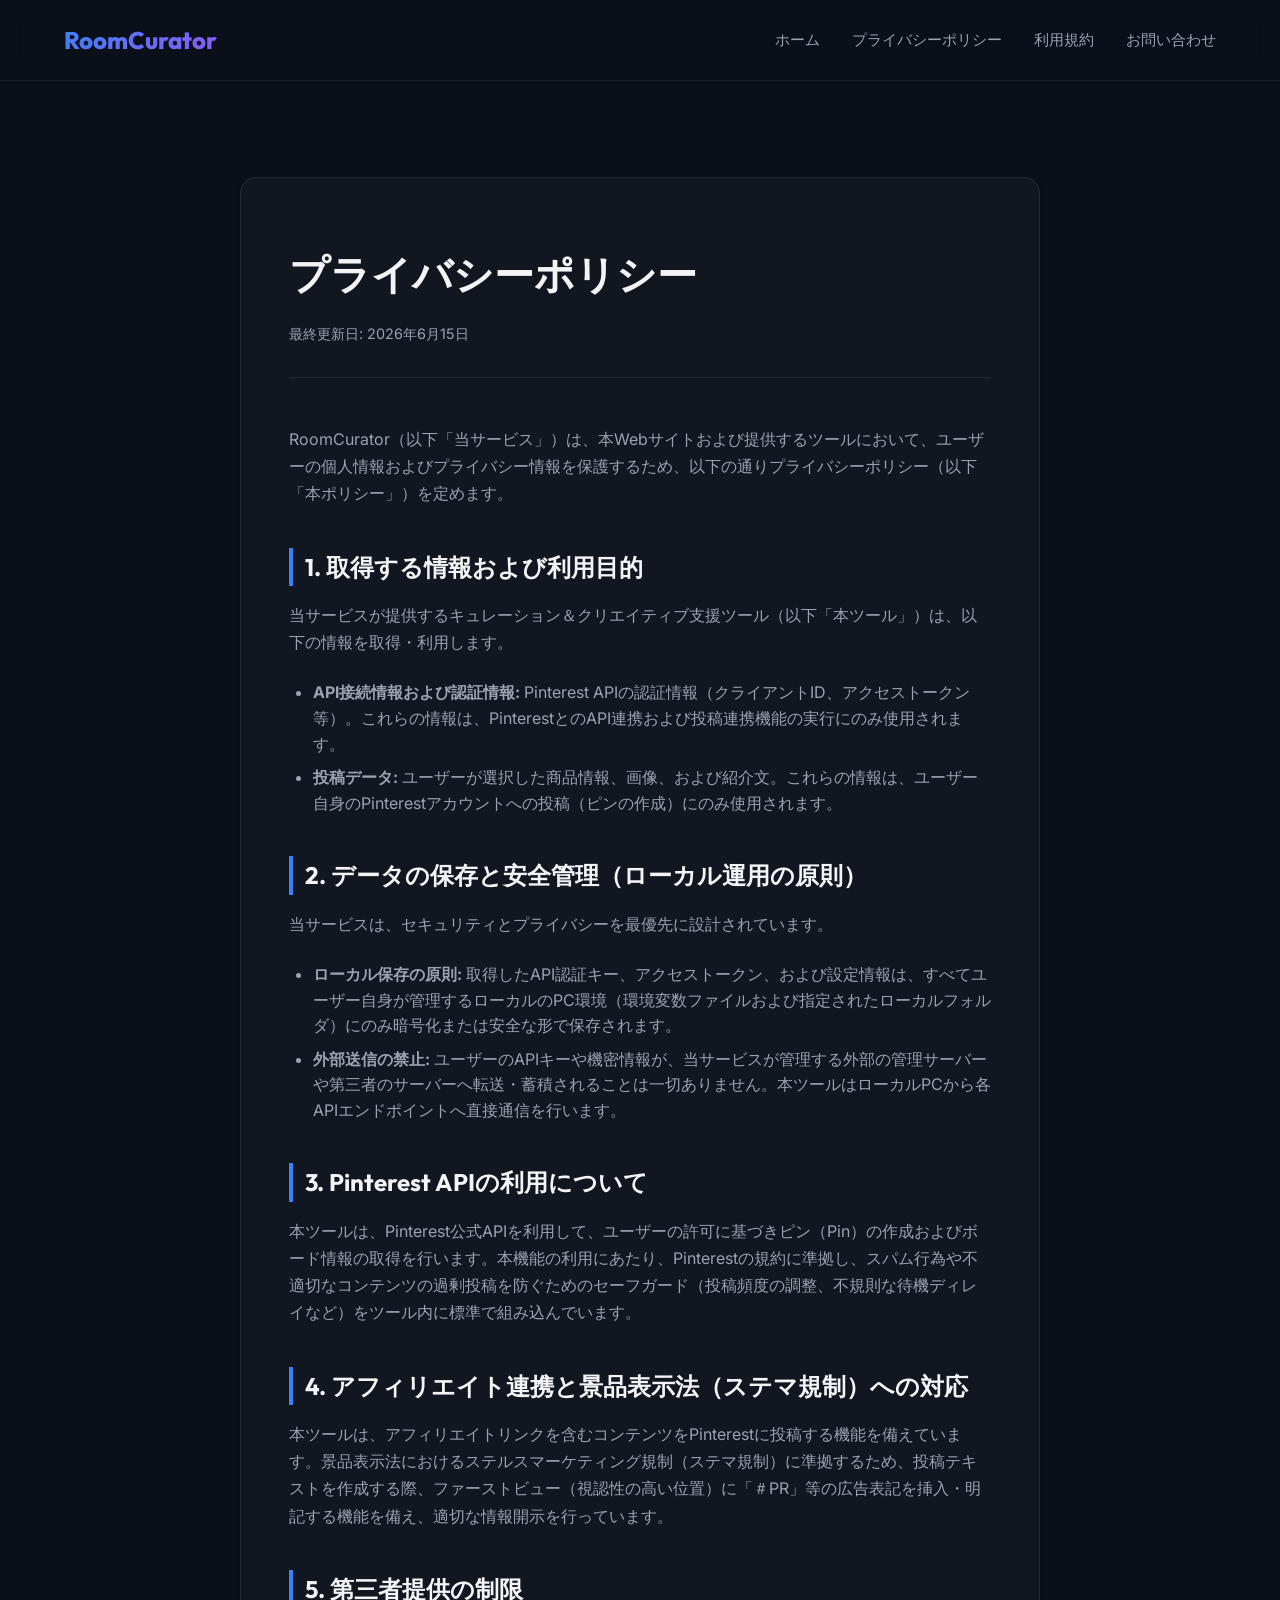
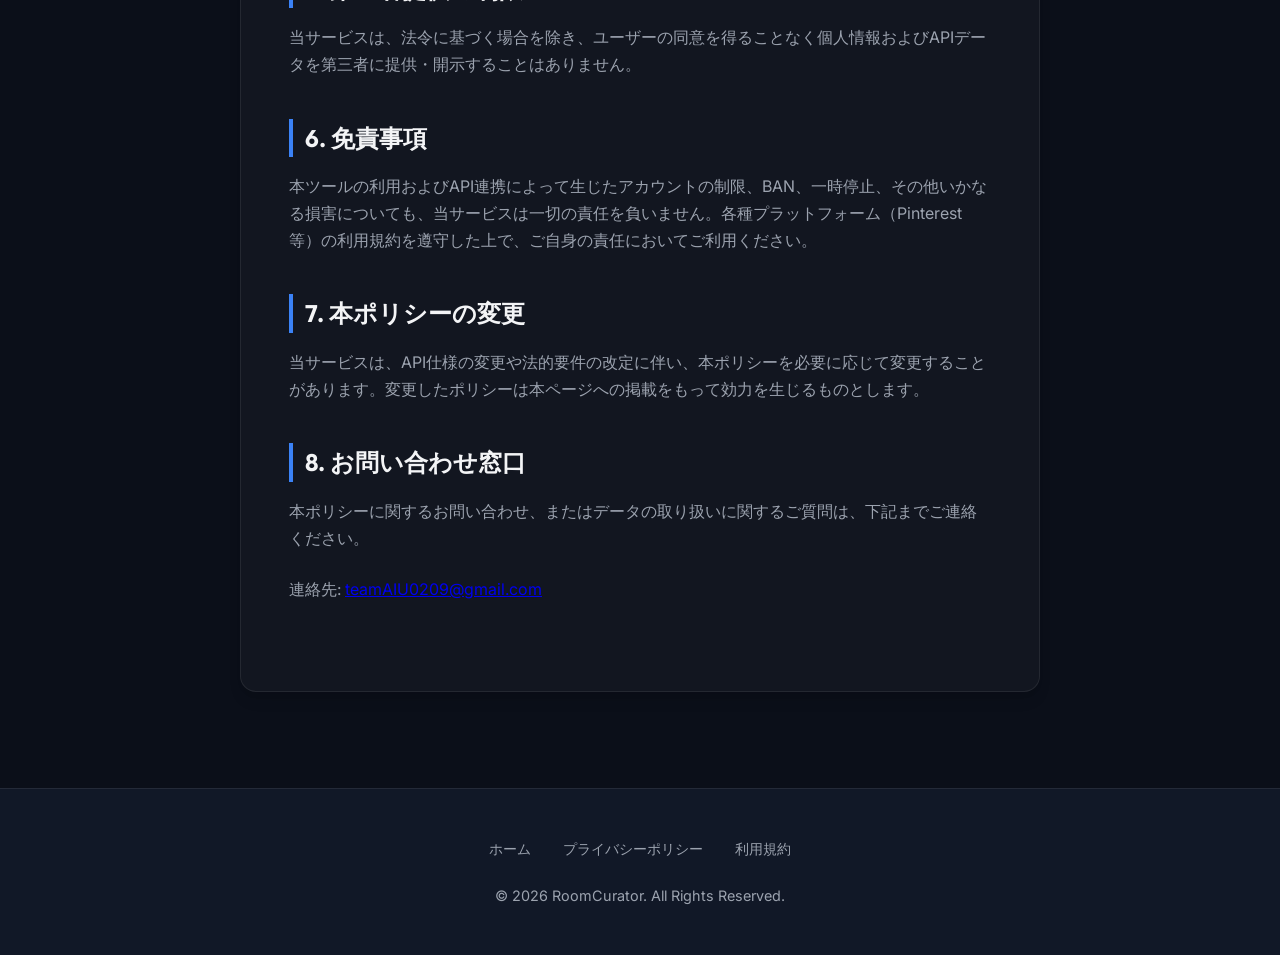
<file: privacy.html>
<!DOCTYPE html>
<html lang="ja">
<head>
    <meta charset="UTF-8">
    <meta name="viewport" content="width=device-width, initial-scale=1.0">
    <title>プライバシーポリシー - RoomCurator</title>
    <meta name="description" content="RoomCuratorプロジェクトのプライバシーポリシーです。Pinterest APIの利用や個人情報の取り扱い方針、データのローカル保存方針などを明記しています。">
    <link rel="stylesheet" href="style.css">
</head>
<body>
    <div class="bg-glow-container">
        <div class="bg-glow-1"></div>
        <div class="bg-glow-2"></div>
    </div>

    <header>
        <div class="container">
            <a href="index.html" class="logo" id="logo-link">
                <span>RoomCurator</span>
            </a>
            <nav>
                <ul class="nav-links">
                    <li><a href="index.html" id="nav-home">ホーム</a></li>
                    <li><a href="privacy.html" id="nav-privacy">プライバシーポリシー</a></li>
                    <li><a href="terms.html" id="nav-terms">利用規約</a></li>
                    <li><a href="#contact" id="nav-contact">お問い合わせ</a></li>
                </ul>
            </nav>
        </div>
    </header>

    <main>
        <section class="doc-page">
            <div class="container">
                <article class="doc-content">
                    <div class="doc-header">
                        <h1 id="privacy-title">プライバシーポリシー</h1>
                        <div class="doc-meta" id="privacy-date">最終更新日: 2026年6月15日</div>
                    </div>
                    <div class="doc-body" id="privacy-body">
                        <p>RoomCurator（以下「当サービス」）は、本Webサイトおよび提供するツールにおいて、ユーザーの個人情報およびプライバシー情報を保護するため、以下の通りプライバシーポリシー（以下「本ポリシー」）を定めます。</p>

                        <h2>1. 取得する情報および利用目的</h2>
                        <p>当サービスが提供するキュレーション＆クリエイティブ支援ツール（以下「本ツール」）は、以下の情報を取得・利用します。</p>
                        <ul>
                            <li><strong>API接続情報および認証情報:</strong> Pinterest APIの認証情報（クライアントID、アクセストークン等）。これらの情報は、PinterestとのAPI連携および投稿連携機能の実行にのみ使用されます。</li>
                            <li><strong>投稿データ:</strong> ユーザーが選択した商品情報、画像、および紹介文。これらの情報は、ユーザー自身のPinterestアカウントへの投稿（ピンの作成）にのみ使用されます。</li>
                        </ul>

                        <h2>2. データの保存と安全管理（ローカル運用の原則）</h2>
                        <p>当サービスは、セキュリティとプライバシーを最優先に設計されています。</p>
                        <ul>
                            <li><strong>ローカル保存の原則:</strong> 取得したAPI認証キー、アクセストークン、および設定情報は、すべてユーザー自身が管理するローカルのPC環境（環境変数ファイルおよび指定されたローカルフォルダ）にのみ暗号化または安全な形で保存されます。</li>
                            <li><strong>外部送信の禁止:</strong> ユーザーのAPIキーや機密情報が、当サービスが管理する外部の管理サーバーや第三者のサーバーへ転送・蓄積されることは一切ありません。本ツールはローカルPCから各APIエンドポイントへ直接通信を行います。</li>
                        </ul>

                        <h2>3. Pinterest APIの利用について</h2>
                        <p>本ツールは、Pinterest公式APIを利用して、ユーザーの許可に基づきピン（Pin）の作成およびボード情報の取得を行います。本機能の利用にあたり、Pinterestの規約に準拠し、スパム行為や不適切なコンテンツの過剰投稿を防ぐためのセーフガード（投稿頻度の調整、不規則な待機ディレイなど）をツール内に標準で組み込んでいます。</p>

                        <h2>4. アフィリエイト連携と景品表示法（ステマ規制）への対応</h2>
                        <p>本ツールは、アフィリエイトリンクを含むコンテンツをPinterestに投稿する機能を備えています。景品表示法におけるステルスマーケティング規制（ステマ規制）に準拠するため、投稿テキストを作成する際、ファーストビュー（視認性の高い位置）に「＃PR」等の広告表記を挿入・明記する機能を備え、適切な情報開示を行っています。</p>

                        <h2>5. 第三者提供の制限</h2>
                        <p>当サービスは、法令に基づく場合を除き、ユーザーの同意を得ることなく個人情報およびAPIデータを第三者に提供・開示することはありません。</p>

                        <h2>6. 免責事項</h2>
                        <p>本ツールの利用およびAPI連携によって生じたアカウントの制限、BAN、一時停止、その他いかなる損害についても、当サービスは一切の責任を負いません。各種プラットフォーム（Pinterest等）の利用規約を遵守した上で、ご自身の責任においてご利用ください。</p>

                        <h2>7. 本ポリシーの変更</h2>
                        <p>当サービスは、API仕様の変更や法的要件の改定に伴い、本ポリシーを必要に応じて変更することがあります。変更したポリシーは本ページへの掲載をもって効力を生じるものとします。</p>

                        <h2>8. お問い合わせ窓口</h2>
                        <p>本ポリシーに関するお問い合わせ、またはデータの取り扱いに関するご質問は、下記までご連絡ください。</p>
                        <p>連絡先: <a href="mailto:teamAIU0209@gmail.com">teamAIU0209@gmail.com</a></p>
                    </div>
                </article>
            </div>
        </section>
    </main>

    <footer>
        <div class="container">
            <div class="footer-nav">
                <a href="index.html" id="footer-home">ホーム</a>
                <a href="privacy.html" id="footer-privacy">プライバシーポリシー</a>
                <a href="terms.html" id="footer-terms">利用規約</a>
            </div>
            <div class="copyright" id="footer-copyright">
                &copy; 2026 RoomCurator. All Rights Reserved.
            </div>
        </div>
    </footer>
</body>
</html>
</file>
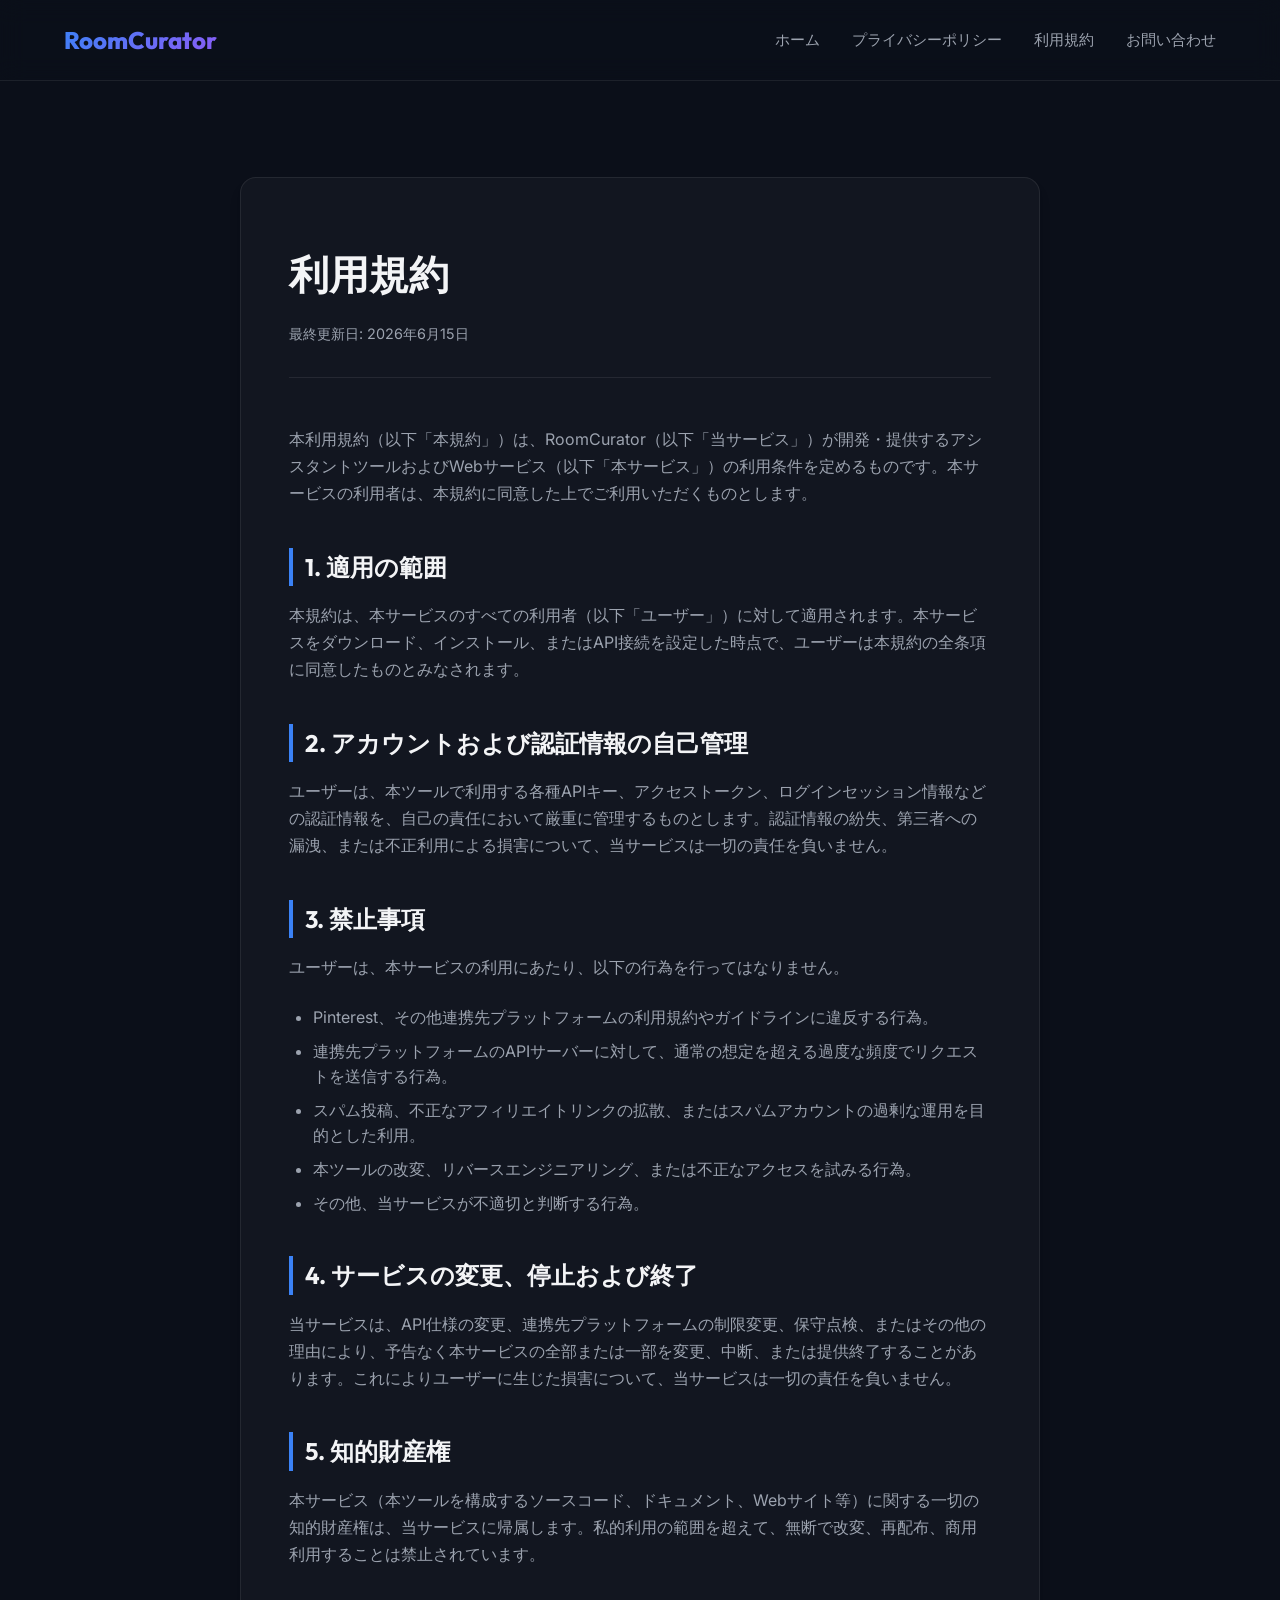
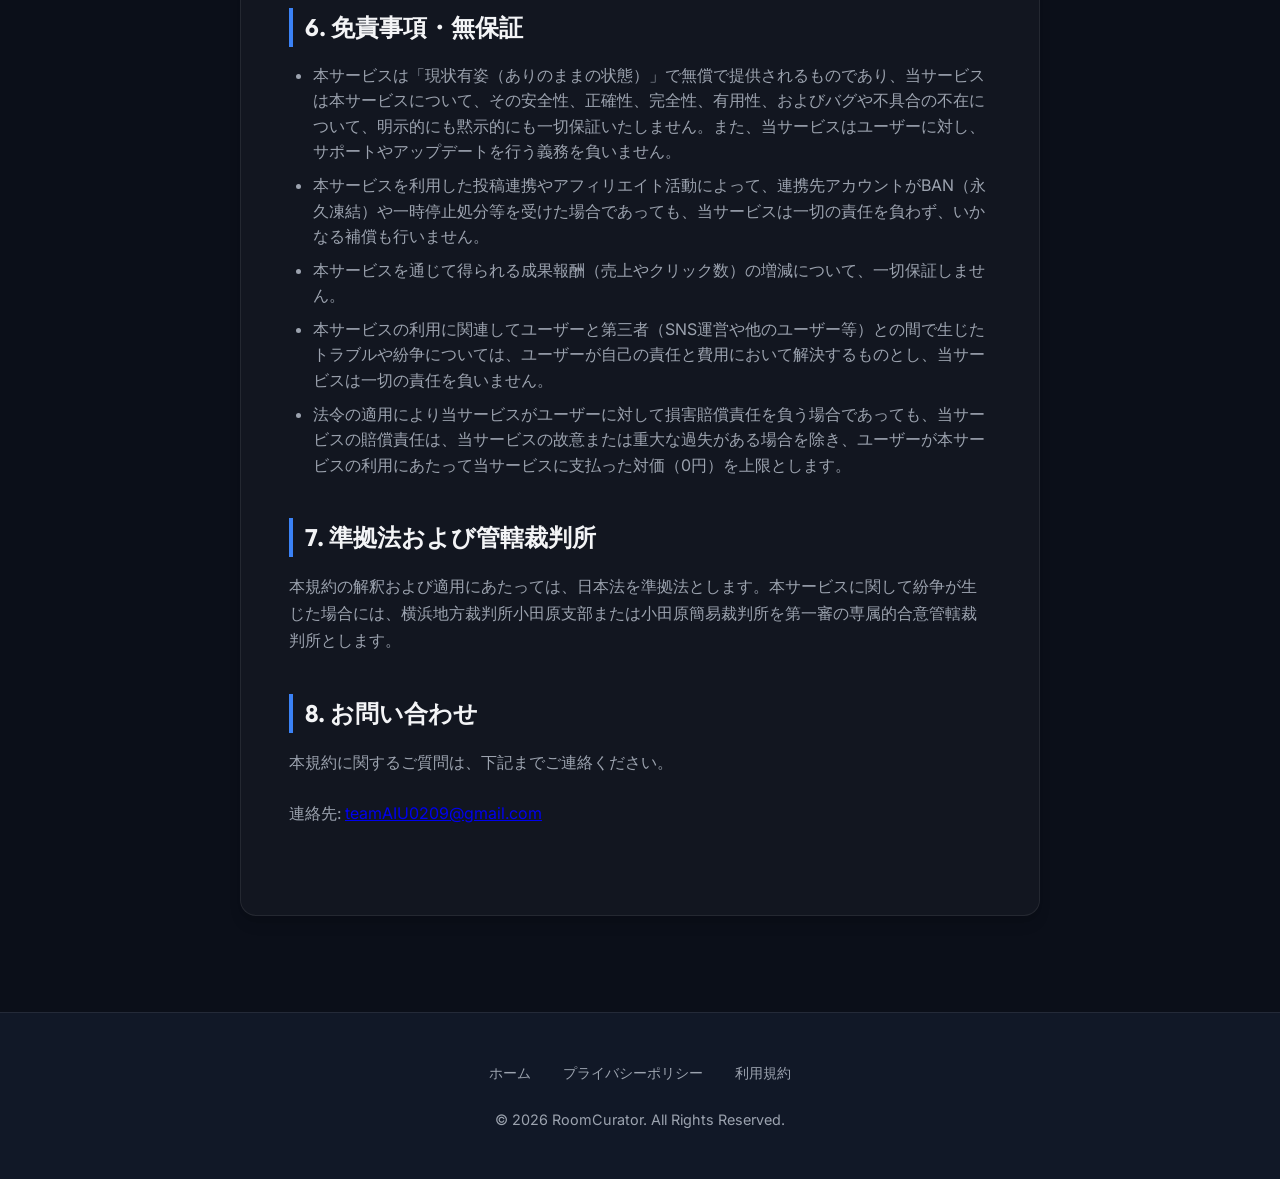
<file: terms.html>
<!DOCTYPE html>
<html lang="ja">
<head>
    <meta charset="UTF-8">
    <meta name="viewport" content="width=device-width, initial-scale=1.0">
    <title>利用規約 - RoomCurator</title>
    <meta name="description" content="RoomCuratorプロジェクトの利用規約です。ツールの利用範囲、禁止事項、免責事項、知的財産権について明記しています。">
    <link rel="stylesheet" href="style.css">
</head>
<body>
    <div class="bg-glow-container">
        <div class="bg-glow-1"></div>
        <div class="bg-glow-2"></div>
    </div>

    <header>
        <div class="container">
            <a href="index.html" class="logo" id="logo-link">
                <span>RoomCurator</span>
            </a>
            <nav>
                <ul class="nav-links">
                    <li><a href="index.html" id="nav-home">ホーム</a></li>
                    <li><a href="privacy.html" id="nav-privacy">プライバシーポリシー</a></li>
                    <li><a href="terms.html" id="nav-terms">利用規約</a></li>
                    <li><a href="#contact" id="nav-contact">お問い合わせ</a></li>
                </ul>
            </nav>
        </div>
    </header>

    <main>
        <section class="doc-page">
            <div class="container">
                <article class="doc-content">
                    <div class="doc-header">
                        <h1 id="terms-title">利用規約</h1>
                        <div class="doc-meta" id="terms-date">最終更新日: 2026年6月15日</div>
                    </div>
                    <div class="doc-body" id="terms-body">
                        <p>本利用規約（以下「本規約」）は、RoomCurator（以下「当サービス」）が開発・提供するアシスタントツールおよびWebサービス（以下「本サービス」）の利用条件を定めるものです。本サービスの利用者は、本規約に同意した上でご利用いただくものとします。</p>

                        <h2>1. 適用の範囲</h2>
                        <p>本規約は、本サービスのすべての利用者（以下「ユーザー」）に対して適用されます。本サービスをダウンロード、インストール、またはAPI接続を設定した時点で、ユーザーは本規約の全条項に同意したものとみなされます。</p>

                        <h2>2. アカウントおよび認証情報の自己管理</h2>
                        <p>ユーザーは、本ツールで利用する各種APIキー、アクセストークン、ログインセッション情報などの認証情報を、自己の責任において厳重に管理するものとします。認証情報の紛失、第三者への漏洩、または不正利用による損害について、当サービスは一切の責任を負いません。</p>

                        <h2>3. 禁止事項</h2>
                        <p>ユーザーは、本サービスの利用にあたり、以下の行為を行ってはなりません。</p>
                        <ul>
                            <li>Pinterest、その他連携先プラットフォームの利用規約やガイドラインに違反する行為。</li>
                            <li>連携先プラットフォームのAPIサーバーに対して、通常の想定を超える過度な頻度でリクエストを送信する行為。</li>
                            <li>スパム投稿、不正なアフィリエイトリンクの拡散、またはスパムアカウントの過剰な運用を目的とした利用。</li>
                            <li>本ツールの改変、リバースエンジニアリング、または不正なアクセスを試みる行為。</li>
                            <li>その他、当サービスが不適切と判断する行為。</li>
                        </ul>

                        <h2>4. サービスの変更、停止および終了</h2>
                        <p>当サービスは、API仕様の変更、連携先プラットフォームの制限変更、保守点検、またはその他の理由により、予告なく本サービスの全部または一部を変更、中断、または提供終了することがあります。これによりユーザーに生じた損害について、当サービスは一切の責任を負いません。</p>

                        <h2>5. 知的財産権</h2>
                        <p>本サービス（本ツールを構成するソースコード、ドキュメント、Webサイト等）に関する一切の知的財産権は、当サービスに帰属します。私的利用の範囲を超えて、無断で改変、再配布、商用利用することは禁止されています。</p>

                        <h2>6. 免責事項・無保証</h2>
                        <ul>
                            <li>本サービスは「現状有姿（ありのままの状態）」で無償で提供されるものであり、当サービスは本サービスについて、その安全性、正確性、完全性、有用性、およびバグや不具合の不在について、明示的にも黙示的にも一切保証いたしません。また、当サービスはユーザーに対し、サポートやアップデートを行う義務を負いません。</li>
                            <li>本サービスを利用した投稿連携やアフィリエイト活動によって、連携先アカウントがBAN（永久凍結）や一時停止処分等を受けた場合であっても、当サービスは一切の責任を負わず、いかなる補償も行いません。</li>
                            <li>本サービスを通じて得られる成果報酬（売上やクリック数）の増減について、一切保証しません。</li>
                            <li>本サービスの利用に関連してユーザーと第三者（SNS運営や他のユーザー等）との間で生じたトラブルや紛争については、ユーザーが自己の責任と費用において解決するものとし、当サービスは一切の責任を負いません。</li>
                            <li>法令の適用により当サービスがユーザーに対して損害賠償責任を負う場合であっても、当サービスの賠償責任は、当サービスの故意または重大な過失がある場合を除き、ユーザーが本サービスの利用にあたって当サービスに支払った対価（0円）を上限とします。</li>
                        </ul>

                        <h2>7. 準拠法および管轄裁判所</h2>
                        <p>本規約の解釈および適用にあたっては、日本法を準拠法とします。本サービスに関して紛争が生じた場合には、横浜地方裁判所小田原支部または小田原簡易裁判所を第一審の専属的合意管轄裁判所とします。</p>

                        <h2>8. お問い合わせ</h2>
                        <p>本規約に関するご質問は、下記までご連絡ください。</p>
                        <p>連絡先: <a href="mailto:teamAIU0209@gmail.com">teamAIU0209@gmail.com</a></p>
                    </div>
                </article>
            </div>
        </section>
    </main>

    <footer>
        <div class="container">
            <div class="footer-nav">
                <a href="index.html" id="footer-home">ホーム</a>
                <a href="privacy.html" id="footer-privacy">プライバシーポリシー</a>
                <a href="terms.html" id="footer-terms">利用規約</a>
            </div>
            <div class="copyright" id="footer-copyright">
                &copy; 2026 RoomCurator. All Rights Reserved.
            </div>
        </div>
    </footer>
</body>
</html>
</file>
<file: style.css>
@import url('https://fonts.googleapis.com/css2?family=Inter:wght@300;400;500;600;700&family=Outfit:wght@400;500;600;700;800&display=swap');

:root {
    --bg-primary: #0b0f19;
    --bg-secondary: #111827;
    --bg-card: rgba(255, 255, 255, 0.03);
    --border-card: rgba(255, 255, 255, 0.08);
    
    --color-primary: #3b82f6;
    --color-primary-glow: rgba(59, 130, 246, 0.15);
    --color-secondary: #8b5cf6;
    --color-accent: #10b981;
    
    --text-main: #f3f4f6;
    --text-muted: #9ca3af;
    --text-inverse: #111827;
    
    --font-sans: 'Inter', -apple-system, BlinkMacSystemFont, 'Segoe UI', Roboto, Oxygen, Ubuntu, Cantarell, sans-serif;
    --font-heading: 'Outfit', var(--font-sans);
    
    --shadow-sm: 0 1px 2px 0 rgba(0, 0, 0, 0.05);
    --shadow-md: 0 4px 6px -1px rgba(0, 0, 0, 0.1), 0 2px 4px -1px rgba(0, 0, 0, 0.06);
    --shadow-lg: 0 10px 15px -3px rgba(0, 0, 0, 0.1), 0 4px 6px -2px rgba(0, 0, 0, 0.05);
    --shadow-glow: 0 0 30px 0 rgba(59, 130, 246, 0.25);
}

/* Reset */
*, *::before, *::after {
    box-sizing: border-box;
    margin: 0;
    padding: 0;
}

html {
    scroll-behavior: smooth;
    font-size: 16px;
    background-color: var(--bg-primary);
}

body {
    font-family: var(--font-sans);
    color: var(--text-main);
    background-color: var(--bg-primary);
    line-height: 1.6;
    overflow-x: hidden;
}

/* Background Gradients */
.bg-glow-container {
    position: absolute;
    width: 100%;
    height: 100%;
    top: 0;
    left: 0;
    overflow: hidden;
    z-index: -1;
    pointer-events: none;
}

.bg-glow-1 {
    position: absolute;
    top: -10%;
    right: -10%;
    width: 50vw;
    height: 50vw;
    border-radius: 50%;
    background: radial-gradient(circle, rgba(99, 102, 241, 0.15) 0%, rgba(99, 102, 241, 0) 70%);
    filter: blur(80px);
}

.bg-glow-2 {
    position: absolute;
    top: 60%;
    left: -10%;
    width: 45vw;
    height: 45vw;
    border-radius: 50%;
    background: radial-gradient(circle, rgba(139, 92, 246, 0.1) 0%, rgba(139, 92, 246, 0) 70%);
    filter: blur(80px);
}

/* Layout */
.container {
    width: 100%;
    max-width: 1200px;
    margin: 0 auto;
    padding: 0 1.5rem;
}

header {
    background-color: rgba(11, 15, 25, 0.8);
    backdrop-filter: blur(12px);
    -webkit-backdrop-filter: blur(12px);
    border-bottom: 1px solid var(--border-card);
    position: sticky;
    top: 0;
    z-index: 100;
}

header .container {
    display: flex;
    justify-content: space-between;
    align-items: center;
    height: 80px;
}

.logo {
    font-family: var(--font-heading);
    font-size: 1.5rem;
    font-weight: 800;
    color: var(--text-main);
    text-decoration: none;
    display: flex;
    align-items: center;
    gap: 0.5rem;
}

.logo span {
    background: linear-gradient(135deg, var(--color-primary), var(--color-secondary));
    -webkit-background-clip: text;
    -webkit-text-fill-color: transparent;
}

.nav-links {
    display: flex;
    gap: 2rem;
    list-style: none;
}

.nav-links a {
    color: var(--text-muted);
    text-decoration: none;
    font-weight: 500;
    transition: color 0.3s ease;
    font-size: 0.95rem;
}

.nav-links a:hover {
    color: var(--text-main);
}

/* Hero Section */
.hero {
    padding: 8rem 0 5rem;
    position: relative;
}

.hero-content {
    max-width: 800px;
    margin: 0 auto;
    text-align: center;
}

.badge {
    display: inline-flex;
    align-items: center;
    padding: 0.5rem 1rem;
    border-radius: 9999px;
    background: var(--bg-card);
    border: 1px solid var(--border-card);
    color: var(--color-primary);
    font-size: 0.85rem;
    font-weight: 600;
    margin-bottom: 2rem;
    letter-spacing: 0.05em;
    box-shadow: var(--shadow-sm);
}

.hero h1 {
    font-family: var(--font-heading);
    font-size: 3.5rem;
    font-weight: 800;
    line-height: 1.15;
    margin-bottom: 1.5rem;
    letter-spacing: -0.02em;
}

.hero h1 span {
    background: linear-gradient(135deg, #60a5fa, #c084fc);
    -webkit-background-clip: text;
    -webkit-text-fill-color: transparent;
}

.hero p {
    font-size: 1.25rem;
    color: var(--text-muted);
    margin-bottom: 3rem;
    line-height: 1.6;
}

.hero-btns {
    display: flex;
    gap: 1rem;
    justify-content: center;
}

/* Buttons */
.btn {
    display: inline-flex;
    align-items: center;
    justify-content: center;
    padding: 0.8rem 1.8rem;
    font-family: var(--font-sans);
    font-size: 1rem;
    font-weight: 600;
    border-radius: 8px;
    text-decoration: none;
    transition: all 0.3s ease;
    cursor: pointer;
    border: none;
}

.btn-primary {
    background: linear-gradient(135deg, var(--color-primary), var(--color-secondary));
    color: #ffffff;
    box-shadow: 0 4px 20px rgba(59, 130, 246, 0.3);
}

.btn-primary:hover {
    transform: translateY(-2px);
    box-shadow: 0 6px 24px rgba(59, 130, 246, 0.45);
}

.btn-secondary {
    background: var(--bg-card);
    border: 1px solid var(--border-card);
    color: var(--text-main);
}

.btn-secondary:hover {
    background: rgba(255, 255, 255, 0.06);
    border-color: var(--text-muted);
}

/* Features Section */
.features {
    padding: 5rem 0;
}

.section-title {
    text-align: center;
    max-width: 600px;
    margin: 0 auto 4rem;
}

.section-title h2 {
    font-family: var(--font-heading);
    font-size: 2.25rem;
    font-weight: 700;
    margin-bottom: 1rem;
}

.section-title p {
    color: var(--text-muted);
    font-size: 1.1rem;
}

.grid {
    display: grid;
    grid-template-columns: repeat(auto-fit, minmax(300px, 1fr));
    gap: 2rem;
}

/* Card Style (Glassmorphism) */
.card {
    background: var(--bg-card);
    border: 1px solid var(--border-card);
    backdrop-filter: blur(8px);
    -webkit-backdrop-filter: blur(8px);
    padding: 2.5rem;
    border-radius: 16px;
    transition: all 0.4s cubic-bezier(0.16, 1, 0.3, 1);
}

.card:hover {
    transform: translateY(-5px);
    border-color: rgba(59, 130, 246, 0.3);
    box-shadow: 0 20px 40px -15px rgba(0, 0, 0, 0.5), 0 0 20px rgba(59, 130, 246, 0.1);
}

.card-icon {
    display: inline-flex;
    align-items: center;
    justify-content: center;
    width: 48px;
    height: 48px;
    border-radius: 12px;
    background: var(--color-primary-glow);
    color: var(--color-primary);
    margin-bottom: 1.5rem;
    font-size: 1.5rem;
}

.card h3 {
    font-family: var(--font-heading);
    font-size: 1.25rem;
    font-weight: 600;
    margin-bottom: 1rem;
    color: var(--text-main);
}

.card p {
    color: var(--text-muted);
    font-size: 0.95rem;
    line-height: 1.6;
}

/* Doc Page (Privacy & Terms) */
.doc-page {
    padding: 6rem 0;
}

.doc-content {
    max-width: 800px;
    margin: 0 auto;
    background: var(--bg-card);
    border: 1px solid var(--border-card);
    padding: 4rem 3rem;
    border-radius: 16px;
    box-shadow: var(--shadow-lg);
}

.doc-header {
    border-bottom: 1px solid var(--border-card);
    padding-bottom: 2rem;
    margin-bottom: 3rem;
}

.doc-header h1 {
    font-family: var(--font-heading);
    font-size: 2.5rem;
    font-weight: 800;
    margin-bottom: 1rem;
}

.doc-meta {
    color: var(--text-muted);
    font-size: 0.9rem;
}

.doc-body h2 {
    font-family: var(--font-heading);
    font-size: 1.5rem;
    font-weight: 700;
    margin-top: 2.5rem;
    margin-bottom: 1rem;
    color: var(--text-main);
    border-left: 4px solid var(--color-primary);
    padding-left: 0.75rem;
}

.doc-body p {
    color: var(--text-muted);
    margin-bottom: 1.5rem;
    font-size: 1rem;
    line-height: 1.7;
}

.doc-body ul, .doc-body ol {
    margin-left: 1.5rem;
    margin-bottom: 1.5rem;
    color: var(--text-muted);
}

.doc-body li {
    margin-bottom: 0.5rem;
    line-height: 1.6;
}

/* Contact Section */
.contact {
    padding: 5rem 0 8rem;
}

.contact-card {
    max-width: 600px;
    margin: 0 auto;
    text-align: center;
}

.contact-card p {
    margin-bottom: 2rem;
}

.email-link {
    color: var(--color-primary);
    text-decoration: none;
    font-weight: 600;
    font-size: 1.1rem;
    border-bottom: 2px solid transparent;
    transition: all 0.3s ease;
}

.email-link:hover {
    color: #60a5fa;
    border-bottom-color: #60a5fa;
}

/* Footer */
footer {
    background-color: var(--bg-secondary);
    border-top: 1px solid var(--border-card);
    padding: 3rem 0;
    color: var(--text-muted);
    font-size: 0.9rem;
}

footer .container {
    display: flex;
    flex-direction: column;
    align-items: center;
    gap: 1.5rem;
}

.footer-nav {
    display: flex;
    gap: 2rem;
}

.footer-nav a {
    color: var(--text-muted);
    text-decoration: none;
    transition: color 0.3s ease;
}

.footer-nav a:hover {
    color: var(--text-main);
}

.copyright {
    text-align: center;
}

/* Responsive */
@media (max-width: 768px) {
    .hero h1 {
        font-size: 2.5rem;
    }
    
    .hero p {
        font-size: 1.1rem;
    }
    
    .hero-btns {
        flex-direction: column;
        width: 100%;
        max-width: 300px;
        margin: 0 auto;
    }
    
    .doc-content {
        padding: 2.5rem 1.5rem;
    }
    
    header .container {
        flex-direction: column;
        justify-content: center;
        gap: 1rem;
        height: auto;
        padding: 1rem 0;
    }
    
    .nav-links {
        gap: 1.5rem;
    }
}

/* ====================================================
   Cushion Page & Catalog System Additions
   ==================================================== */

/* PR Disclosure Banner (Option A) */
.pr-banner {
    background: rgba(17, 24, 39, 0.95);
    border-bottom: 1px solid rgba(255, 255, 255, 0.08);
    color: var(--text-muted);
    font-size: 0.8rem;
    text-align: center;
    padding: 0.6rem 1rem;
    font-weight: 500;
    position: relative;
    z-index: 1000;
    letter-spacing: 0.05em;
}

/* Detail Card Layout */
.detail-layout {
    max-width: 600px;
    margin: 3rem auto 6rem;
}

.item-card {
    background: var(--bg-card);
    border: 1px solid var(--border-card);
    border-radius: 20px;
    padding: 2rem;
    backdrop-filter: blur(20px);
    -webkit-backdrop-filter: blur(20px);
    box-shadow: var(--shadow-lg);
    margin-bottom: 2.5rem;
    text-align: center;
}

.item-image-container {
    width: 100%;
    max-width: 320px;
    height: 320px;
    margin: 0 auto 1.5rem;
    border-radius: 12px;
    background: #fff; /* 白色の台紙カード（アフィ画像加工規制適合） */
    border: 1px solid rgba(0, 0, 0, 0.05);
    display: flex;
    align-items: center;
    justify-content: center;
    overflow: hidden;
    padding: 15px;
    box-shadow: var(--shadow-sm);
}

.item-image {
    max-width: 100%;
    max-height: 100%;
    object-fit: contain; /* アスペクト比を維持し切り抜かない */
}

.item-title {
    font-family: var(--font-sans);
    font-size: 1.25rem;
    font-weight: 600;
    line-height: 1.4;
    color: var(--text-main);
    margin-bottom: 1rem;
    text-align: left;
}

.item-description {
    font-size: 0.95rem;
    color: var(--text-muted);
    line-height: 1.6;
    margin-bottom: 2rem;
    text-align: left;
    white-space: pre-wrap;
}

/* CTA Buttons */
.btn-cta-red {
    background: linear-gradient(135deg, #e11d48 0%, #be123c 100%);
    box-shadow: 0 4px 20px rgba(225, 29, 72, 0.4);
}

.btn-cta-red:hover {
    transform: translateY(-2px);
    box-shadow: 0 6px 25px rgba(225, 29, 72, 0.6);
}

.btn-sub-link {
    display: inline-block;
    color: var(--text-muted);
    text-decoration: none;
    font-size: 0.9rem;
    font-weight: 500;
    margin-top: 1.2rem;
    transition: color 0.3s ease;
    border-bottom: 1px dashed var(--text-muted);
}

.btn-sub-link:hover {
    color: var(--text-main);
    border-bottom-color: var(--text-main);
}

/* Fallback & Copy Box */
.fallback-container {
    background: rgba(239, 68, 68, 0.05);
    border: 1px solid rgba(239, 68, 68, 0.15);
    border-radius: 12px;
    padding: 1.5rem;
    margin: 1.5rem 0 2rem;
    text-align: left;
}

.fallback-title {
    color: #ef4444;
    font-weight: 600;
    margin-bottom: 0.5rem;
    font-size: 0.95rem;
}

.copy-box {
    display: flex;
    gap: 0.5rem;
    margin-top: 0.8rem;
}

.copy-input {
    flex: 1;
    background: rgba(255, 255, 255, 0.05);
    border: 1px solid var(--border-card);
    border-radius: 8px;
    padding: 0.6rem 0.8rem;
    color: var(--text-main);
    font-size: 0.9rem;
    font-weight: 500;
    outline: none;
}

.btn-copy {
    background: rgba(59, 130, 246, 0.15);
    border: 1px solid rgba(59, 130, 246, 0.3);
    color: #60a5fa;
    border-radius: 8px;
    padding: 0.6rem 1rem;
    cursor: pointer;
    font-size: 0.85rem;
    font-weight: 600;
    transition: all 0.3s ease;
}

.btn-copy:hover {
    background: rgba(59, 130, 246, 0.25);
}

/* Category Grid (Catalog) */
.catalog-section {
    padding: 2rem 0 6rem;
}

.category-tabs {
    display: flex;
    justify-content: center;
    gap: 0.8rem;
    margin-bottom: 3rem;
    flex-wrap: wrap;
}

.tab-btn {
    background: rgba(255, 255, 255, 0.03);
    border: 1px solid var(--border-card);
    color: var(--text-muted);
    padding: 0.6rem 1.2rem;
    border-radius: 30px;
    font-size: 0.9rem;
    font-weight: 500;
    cursor: pointer;
    transition: all 0.3s ease;
}

.tab-btn:hover, .tab-btn.active {
    background: var(--color-primary);
    color: var(--text-inverse);
    border-color: var(--color-primary);
    box-shadow: 0 4px 15px var(--color-primary-glow);
}

.catalog-grid {
    display: grid;
    grid-template-columns: repeat(auto-fill, minmax(280px, 1fr));
    gap: 2rem;
}

.catalog-card {
    background: var(--bg-card);
    border: 1px solid var(--border-card);
    border-radius: 16px;
    overflow: hidden;
    transition: all 0.3s ease;
    display: flex;
    flex-direction: column;
    height: 100%;
}

.catalog-card:hover {
    transform: translateY(-5px);
    border-color: rgba(255, 255, 255, 0.15);
    box-shadow: var(--shadow-md);
}

.catalog-img-container {
    width: 100%;
    height: 240px;
    background: #fff;
    display: flex;
    align-items: center;
    justify-content: center;
    overflow: hidden;
    padding: 10px;
    border-bottom: 1px solid var(--border-card);
}

.catalog-img {
    max-width: 100%;
    max-height: 100%;
    object-fit: contain;
}

.catalog-info {
    padding: 1.5rem;
    display: flex;
    flex-direction: column;
    flex: 1;
}

.catalog-category {
    font-size: 0.75rem;
    color: var(--color-primary);
    text-transform: uppercase;
    font-weight: 600;
    margin-bottom: 0.5rem;
    letter-spacing: 0.05em;
}

.catalog-title {
    font-size: 0.95rem;
    font-weight: 600;
    line-height: 1.4;
    color: var(--text-main);
    margin-bottom: 1.2rem;
    display: -webkit-box;
    -webkit-line-clamp: 2;
    -webkit-box-orient: vertical;
    overflow: hidden;
    height: 2.8em;
}

.catalog-btn {
    width: 100%;
    padding: 0.8rem;
    background: rgba(255, 255, 255, 0.05);
    border: 1px solid var(--border-card);
    color: var(--text-main);
    border-radius: 10px;
    font-size: 0.85rem;
    font-weight: 600;
    text-align: center;
    text-decoration: none;
    transition: all 0.3s ease;
    margin-top: auto;
}

.catalog-btn:hover {
    background: var(--text-main);
    color: var(--text-inverse);
}

/* Recommend Area in Details */
.recommend-section {
    border-top: 1px solid var(--border-card);
    padding-top: 3rem;
    margin-top: 3rem;
}

.recommend-title {
    font-family: var(--font-heading);
    font-size: 1.2rem;
    font-weight: 700;
    color: var(--text-main);
    margin-bottom: 1.5rem;
    text-align: left;
}

.recommend-grid {
    display: grid;
    grid-template-columns: repeat(3, 1fr);
    gap: 1.2rem;
}

@media (max-width: 580px) {
    .recommend-grid {
        grid-template-columns: 1fr;
    }
}

.recommend-card {
    background: rgba(255, 255, 255, 0.015);
    border: 1px solid var(--border-card);
    border-radius: 12px;
    padding: 0.8rem;
    text-align: center;
    text-decoration: none;
    transition: all 0.3s ease;
    display: flex;
    flex-direction: column;
    align-items: center;
}

.recommend-card:hover {
    transform: translateY(-2px);
    background: rgba(255, 255, 255, 0.04);
}

.recommend-img-container {
    width: 100%;
    height: 120px;
    background: #fff;
    border-radius: 8px;
    display: flex;
    align-items: center;
    justify-content: center;
    overflow: hidden;
    padding: 5px;
    margin-bottom: 0.8rem;
}

.recommend-img {
    max-width: 100%;
    max-height: 100%;
    object-fit: contain;
}

.recommend-name {
    font-size: 0.8rem;
    font-weight: 500;
    color: var(--text-muted);
    line-height: 1.3;
    display: -webkit-box;
    -webkit-line-clamp: 2;
    -webkit-box-orient: vertical;
    overflow: hidden;
    height: 2.6em;
}
</file>
